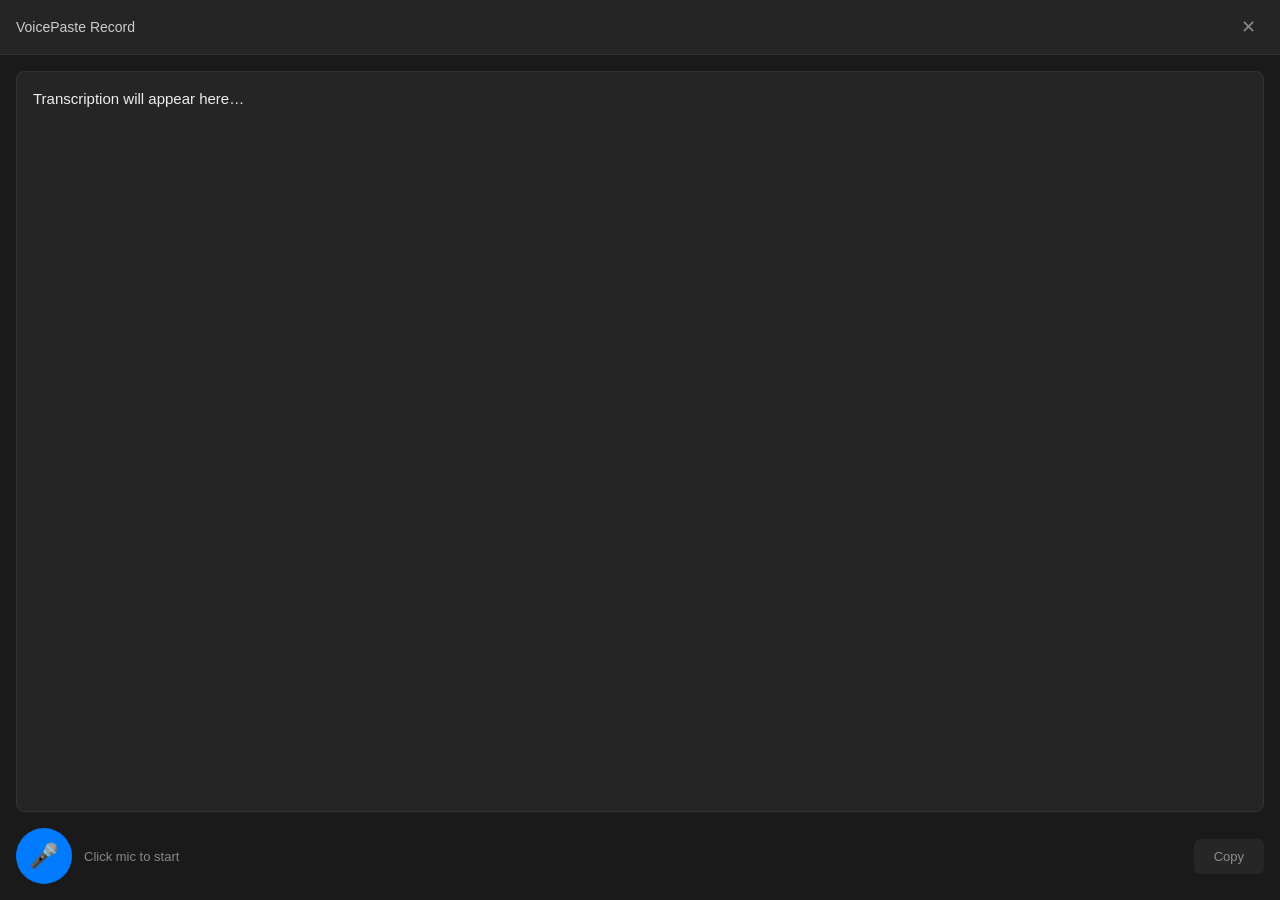
<file: VoicePasteTauri/src/record.html>
<!DOCTYPE html>
<html lang="en">
<head>
    <meta charset="UTF-8">
    <meta name="viewport" content="width=device-width, initial-scale=1.0">
    <title data-i18n="recordTitle">VoicePaste - Record</title>
    <style>
        * {
            margin: 0;
            padding: 0;
            box-sizing: border-box;
        }
        body {
            font-family: -apple-system, BlinkMacSystemFont, 'Segoe UI', Roboto, sans-serif;
            background: #1a1a1a;
            color: #fff;
            height: 100vh;
            display: flex;
            flex-direction: column;
            overflow: hidden;
        }
        .header {
            display: flex;
            align-items: center;
            justify-content: space-between;
            padding: 12px 16px;
            background: #252525;
            border-bottom: 1px solid #333;
        }
        .header h1 {
            font-size: 14px;
            font-weight: 500;
            color: #ccc;
        }
        .close-btn {
            background: none;
            border: none;
            color: #888;
            font-size: 18px;
            cursor: pointer;
            padding: 4px 8px;
            border-radius: 4px;
        }
        .close-btn:hover {
            background: #333;
            color: #fff;
        }
        .content {
            flex: 1;
            display: flex;
            flex-direction: column;
            padding: 16px;
            overflow: hidden;
        }
        .transcript-area {
            flex: 1;
            background: #252525;
            border: 1px solid #333;
            border-radius: 8px;
            padding: 16px;
            font-size: 15px;
            line-height: 1.5;
            color: #eee;
            overflow-y: auto;
            margin-bottom: 16px;
            white-space: pre-wrap;
            word-wrap: break-word;
        }
        .transcript-area:empty::before {
            content: "Transcription will appear here...";
            color: #666;
            font-style: italic;
        }
        .controls {
            display: flex;
            align-items: center;
            gap: 12px;
        }
        .mic-btn {
            width: 56px;
            height: 56px;
            border-radius: 50%;
            border: none;
            background: #007aff;
            color: #fff;
            font-size: 24px;
            cursor: pointer;
            display: flex;
            align-items: center;
            justify-content: center;
            transition: all 0.2s;
        }
        .mic-btn:hover {
            background: #0051d5;
            transform: scale(1.05);
        }
        .mic-btn.recording {
            background: #ff3b30;
            animation: pulse 1.5s infinite;
        }
        .mic-btn.recording:hover {
            background: #d32f2f;
        }
        @keyframes pulse {
            0%, 100% { box-shadow: 0 0 0 0 rgba(255, 59, 48, 0.4); }
            50% { box-shadow: 0 0 0 12px rgba(255, 59, 48, 0); }
        }
        .status {
            flex: 1;
            font-size: 13px;
            color: #888;
        }
        .status.recording {
            color: #ff3b30;
        }
        .status.processing {
            color: #ffcc00;
            animation: status-pulse 1.2s ease-in-out infinite;
        }
        .status.error {
            color: #ff8a80;
        }
        @keyframes status-pulse {
            0%, 100% { opacity: 0.45; }
            50% { opacity: 1; }
        }
        .copy-btn {
            padding: 10px 20px;
            border-radius: 6px;
            border: none;
            background: #333;
            color: #fff;
            font-size: 13px;
            cursor: pointer;
            transition: background 0.2s;
        }
        .copy-btn:hover {
            background: #444;
        }
        .copy-btn:disabled {
            opacity: 0.5;
            cursor: not-allowed;
        }
    </style>
</head>
<body>
    <div class="header">
        <h1 data-i18n="recordTitle">VoicePaste Record</h1>
        <button class="close-btn" data-i18n-title="close" onclick="closeWindow()">✕</button>
    </div>
    <div class="content">
        <div class="transcript-area" id="transcript" data-i18n="transcriptPlaceholder"></div>
        <div class="controls">
            <button class="mic-btn" id="mic-btn" onclick="toggleRecording()">🎤</button>
            <span class="status" id="status" data-i18n="clickMic">Click mic to start</span>
            <button class="copy-btn" id="copy-btn" data-i18n="copy" onclick="copyText()" disabled>Copy</button>
        </div>
    </div>

    <script src="locale.js"></script>
    <script>
        const { invoke } = window.__TAURI__.core;
        const { listen } = window.__TAURI__.event;
        let isRecording = false;
        let isProcessing = false;
        let transcript = "";

        const t = (key) => window.voicePasteI18n.t(key);
        async function initializeUiLanguage() {
            try {
                const language = await invoke("initialize_ui_language", {
                    locale: navigator.language || "",
                });
                window.voicePasteI18n.setLanguage(language);
            } catch (error) {
                window.voicePasteI18n.setLanguage(navigator.language || "en");
                console.error("UI language initialization failed:", error);
            }
        }

        initializeUiLanguage();
        listen("ui-language-changed", (event) => {
            window.voicePasteI18n.setLanguage(event.payload);
        });

        async function toggleRecording() {
            if (isProcessing) return;
            const micBtn = document.getElementById("mic-btn");
            const status = document.getElementById("status");
            const transcriptEl = document.getElementById("transcript");
            const copyBtn = document.getElementById("copy-btn");

            if (!isRecording) {
                // Start recording
                try {
                    const result = await invoke("start_record_mode");
                    if (result.success) {
                        isRecording = true;
                        micBtn.classList.add("recording");
                        micBtn.textContent = "⏹";
                        status.textContent = t("recording");
                        status.classList.add("recording");
                        status.classList.remove("error", "processing");
                        transcript = "";
                        transcriptEl.textContent = "";
                        copyBtn.disabled = true;
                    } else {
                        status.textContent = t("errorPrefix") + (result.error || t("couldNotStart"));
                        status.classList.add("error");
                    }
                } catch (e) {
                    status.textContent = t("errorPrefix") + e;
                    status.classList.add("error");
                }
            } else {
                // Stop recording
                isProcessing = true;
                micBtn.disabled = true;
                status.textContent = t("processing");
                status.classList.remove("recording", "error");
                status.classList.add("processing");
                let stopFailed = false;
                try {
                    const result = await invoke("stop_record_mode");
                    if (result.success) {
                        transcript = result.text || transcript;
                        transcriptEl.textContent = transcript;
                        copyBtn.disabled = !transcript;
                    } else {
                        stopFailed = true;
                        status.textContent = t("errorPrefix") + (result.error || t("couldNotStop"));
                        status.classList.add("error");
                    }
                } catch (e) {
                    stopFailed = true;
                    status.textContent = t("errorPrefix") + e;
                    status.classList.add("error");
                }
                isRecording = false;
                isProcessing = false;
                micBtn.disabled = false;
                micBtn.classList.remove("recording");
                micBtn.textContent = "🎤";
                status.classList.remove("processing", "recording");
                if (!stopFailed) {
                    status.textContent = t("clickMic");
                }
            }
        }

        async function copyText() {
            const text = document.getElementById("transcript").textContent;
            if (text) {
                try {
                    await invoke("copy_to_clipboard", { text });
                    document.getElementById("status").textContent = t("copied");
                    setTimeout(() => {
                        if (!isRecording) {
                            document.getElementById("status").textContent = t("clickMic");
                        }
                    }, 2000);
                } catch (e) {
                    console.error(e);
                }
            }
        }

        async function closeWindow() {
            try {
                if (isRecording) {
                    await invoke("stop_record_mode");
                }
                await invoke("hide_record_window");
            } catch (e) {
                console.error(e);
            }
        }

        // Listen for transcription updates
        listen("record-transcript", (event) => {
            const text = event.payload;
            transcript = text;
            document.getElementById("transcript").textContent = text;
            document.getElementById("copy-btn").disabled = !text;
        });
    </script>
</body>
</html>
</file>
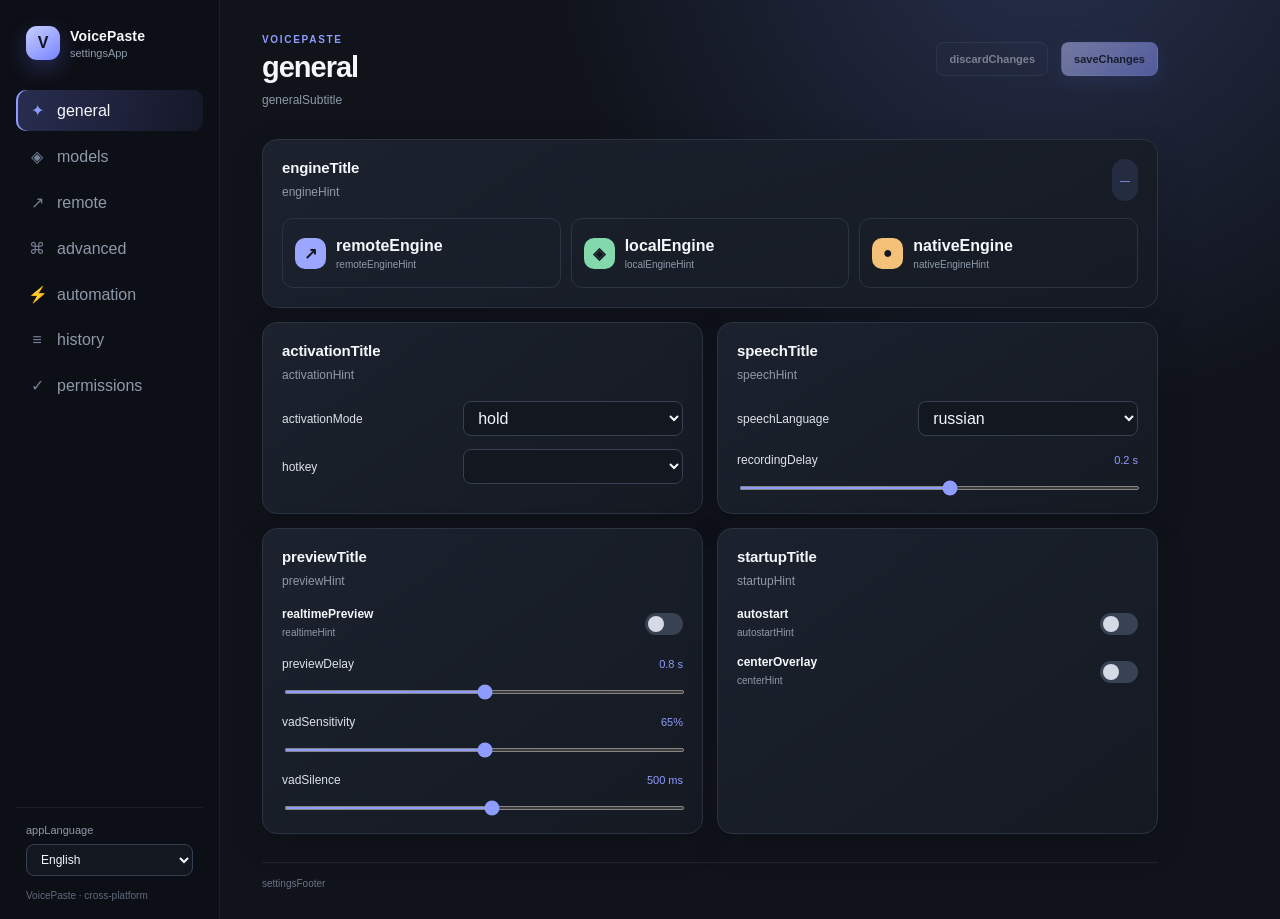
<file: VoicePasteTauri/src/settings.html>
<!doctype html>
<html lang="en">
<head>
    <meta charset="UTF-8">
    <meta name="viewport" content="width=device-width, initial-scale=1">
    <title>VoicePaste Settings</title>
    <link rel="stylesheet" href="settings.css">
</head>
<body>
    <div class="settings-shell">
        <aside class="sidebar">
            <div class="brand">
                <div class="brand-mark">V</div>
                <div><strong>VoicePaste</strong><span data-i18n="settingsApp">Settings</span></div>
            </div>
            <nav class="nav" aria-label="Settings sections">
                <button class="nav-item active" data-section="general"><span>✦</span><span data-i18n="general">General</span></button>
                <button class="nav-item" data-section="models"><span>◈</span><span data-i18n="models">Models</span></button>
                <button class="nav-item" data-section="remote"><span>↗</span><span data-i18n="remote">Remote</span></button>
                <button class="nav-item" data-section="advanced"><span>⌘</span><span data-i18n="advanced">Advanced</span></button>
                <button class="nav-item" data-section="automation"><span>⚡</span><span data-i18n="automation">Automation</span></button>
                <button class="nav-item" data-section="history"><span>≡</span><span data-i18n="history">History</span></button>
                <button class="nav-item" data-section="permissions"><span>✓</span><span data-i18n="permissions">Permissions</span></button>
            </nav>
            <div class="sidebar-bottom">
                <label class="small-label" for="ui-language" data-i18n="appLanguage">Application language</label>
                <select id="ui-language" class="select compact">
                    <option value="en">English</option>
                    <option value="ru">Русский</option>
                    <option value="zh">中文</option>
                </select>
                <div class="version">VoicePaste · cross-platform</div>
            </div>
        </aside>

        <main class="content">
            <header class="page-header">
                <div>
                    <div class="eyebrow">VOICEPASTE</div>
                    <h1 id="page-title" data-i18n="general">General</h1>
                    <p id="page-subtitle" data-i18n="generalSubtitle">Tune recording and recognition without leaving the app.</p>
                </div>
                <div class="header-actions">
                    <span id="save-status" class="save-status" aria-live="polite"></span>
                    <button id="discard-button" class="button ghost" data-i18n="discardChanges" disabled>Discard</button>
                    <button id="save-button" class="button primary" data-i18n="saveChanges" disabled>Save changes</button>
                </div>
            </header>

            <section class="section active" id="section-general">
                <div class="section-grid two-col">
                    <article class="card span-2">
                        <div class="card-heading"><div><h2 data-i18n="engineTitle">Recognition engine</h2><p data-i18n="engineHint">Choose one or more providers. They run in this order as fallbacks.</p></div><span class="chip" id="engine-summary">—</span></div>
                        <div class="engine-grid">
                            <label class="engine-card"><input type="checkbox" value="remote" class="engine-check" id="engine-remote"><span class="engine-icon remote">↗</span><span><strong data-i18n="remoteEngine">Remote</strong><small data-i18n="remoteEngineHint">OpenAI-compatible API</small></span></label>
                            <label class="engine-card"><input type="checkbox" value="local" class="engine-check" id="engine-local"><span class="engine-icon local">◈</span><span><strong data-i18n="localEngine">Local</strong><small data-i18n="localEngineHint">Whisper / Parakeet</small></span></label>
                            <label class="engine-card"><input type="checkbox" value="native" class="engine-check" id="engine-native"><span class="engine-icon native">●</span><span><strong data-i18n="nativeEngine">Native</strong><small data-i18n="nativeEngineHint">Built-in platform speech</small></span></label>
                        </div>
                    </article>

                    <article class="card">
                        <div class="card-heading"><div><h2 data-i18n="activationTitle">Activation</h2><p data-i18n="activationHint">How the hotkey controls a recording.</p></div></div>
                        <div class="field-row"><label for="activation" data-i18n="activationMode">Mode</label><select id="activation" class="select"><option value="hold" data-i18n="hold">Hold</option><option value="toggle" data-i18n="toggle">Toggle</option></select></div>
                        <div class="field-row"><label for="hotkey" data-i18n="hotkey">Hotkey template</label><select id="hotkey" class="select"></select></div>
                    </article>

                    <article class="card">
                        <div class="card-heading"><div><h2 data-i18n="speechTitle">Speech</h2><p data-i18n="speechHint">Language and timing for the recognizer.</p></div></div>
                        <div class="field-row"><label for="speech-language" data-i18n="speechLanguage">Transcription language</label><select id="speech-language" class="select"><option value="ru" data-i18n="russian">Russian</option><option value="en" data-i18n="english">English</option><option value="zh" data-i18n="chinese">Chinese</option><option value="auto" data-i18n="automatic">Automatic</option></select></div>
                        <div class="range-row"><div><label for="recording-delay" data-i18n="recordingDelay">Recording delay</label><output id="recording-delay-value">0.2 s</output></div><input id="recording-delay" type="range" min="0.1" max="2" step="0.1"></div>
                    </article>

                    <article class="card">
                        <div class="card-heading"><div><h2 data-i18n="previewTitle">Preview</h2><p data-i18n="previewHint">Keep feedback visible while speech is processed.</p></div></div>
                        <label class="switch-row"><span><strong data-i18n="realtimePreview">Realtime preview</strong><small data-i18n="realtimeHint">Transcribe each completed phrase once; paste only the final full pass</small></span><input id="realtime-preview" type="checkbox"><i class="switch"></i></label>
                        <div class="range-row"><div><label for="preview-delay" data-i18n="previewDelay">Hide preview after</label><output id="preview-delay-value">0.8 s</output></div><input id="preview-delay" type="range" min="0" max="5" step="0.1"></div>
                        <div class="range-row"><div><label for="vad-sensitivity" data-i18n="vadSensitivity">Speech sensitivity</label><output id="vad-sensitivity-value">65%</output></div><input id="vad-sensitivity" type="range" min="0" max="1" step="0.05"></div>
                        <div class="range-row"><div><label for="vad-silence" data-i18n="vadSilence">Phrase-ending pause</label><output id="vad-silence-value">500 ms</output></div><input id="vad-silence" type="range" min="250" max="1500" step="50"></div>
                    </article>

                    <article class="card">
                        <div class="card-heading"><div><h2 data-i18n="startupTitle">Startup</h2><p data-i18n="startupHint">Make the small workflow feel automatic.</p></div></div>
                        <label class="switch-row"><span><strong data-i18n="autostart">Start with the system</strong><small data-i18n="autostartHint">Launch VoicePaste when you sign in</small></span><input id="autostart" type="checkbox"><i class="switch"></i></label>
                        <label class="switch-row"><span><strong data-i18n="centerOverlay">Center recording window</strong><small data-i18n="centerHint">Otherwise show it near the pointer</small></span><input id="overlay-centered" type="checkbox"><i class="switch"></i></label>
                    </article>
                </div>
            </section>

            <section class="section" id="section-models">
                <div class="section-intro"><h2 data-i18n="modelsTitle">Models</h2><p data-i18n="modelsSubtitle">Local models stay on this device. Pick the provider that fits your hardware.</p></div>
                <div class="model-list">
                    <article class="model-card" data-model="whisper-base"><div class="model-symbol">W</div><div class="model-copy"><div class="model-title"><h3>Whisper base</h3><span class="badge" id="whisper-status">—</span></div><p data-i18n="whisperDescription">Reliable whisper.cpp model. Download once and use offline on macOS, Windows or Ubuntu.</p><small id="whisper-path" class="muted"></small></div><div class="model-actions"><button id="download-whisper" class="button primary" data-i18n="downloadModel">Download</button><button id="use-whisper" class="button ghost" data-i18n="useModel">Use model</button><button id="open-models-folder" class="button ghost" data-i18n="openFolder">Open folder</button></div></article>
                    <article class="model-card" data-model="parakeet-v3"><div class="model-symbol parakeet">P</div><div class="model-copy"><div class="model-title"><h3>Parakeet v3</h3><span class="badge" id="parakeet-status">—</span></div><p data-i18n="parakeetDescription">Download the cross-platform sherpa-onnx model package. A local runner command can use the downloaded {model_dir}.</p><small id="parakeet-runtime" class="muted" data-i18n="parakeetNote">Configure a sherpa-onnx or Parakeet runner in Advanced after downloading.</small></div><div class="model-actions"><button id="download-parakeet" class="button primary" data-i18n="downloadModel">Download</button><button id="select-parakeet" class="button ghost" data-i18n="useModel">Use model</button><button id="open-parakeet" class="button ghost" data-i18n="modelPage">Model page</button></div></article>
                    <article class="model-card" data-model="native"><div class="model-symbol native-symbol">●</div><div class="model-copy"><div class="model-title"><h3 data-i18n="nativeEngine">Native</h3><span class="badge" id="native-status">—</span></div><p data-i18n="nativeDescription">Use the platform speech framework. On macOS this is Apple Speech; other platforms may not provide it.</p></div><div class="model-actions"><button id="select-native" class="button ghost" data-i18n="useEngine">Use engine</button></div></article>
                </div>
            </section>

            <section class="section" id="section-remote">
                <div class="section-intro"><h2 data-i18n="remoteTitle">Remote provider</h2><p data-i18n="remoteSubtitle">OpenAI, OpenRouter or any OpenAI-compatible transcription endpoint.</p></div>
                <article class="card form-card">
                    <div class="field-row"><label for="remote-provider" data-i18n="provider">Provider template</label><select id="remote-provider" class="select"><option value="openai">OpenAI</option><option value="openrouter">OpenRouter</option><option value="custom" data-i18n="customEndpoint">Custom endpoint</option></select></div>
                    <div class="field-row stacked"><label for="endpoint" data-i18n="endpoint">API endpoint</label><input id="endpoint" class="input" type="url" placeholder="https://api.openai.com/v1"></div>
                    <div class="field-row stacked"><label for="remote-model" data-i18n="remoteModel">Remote model</label><div class="input-with-action"><select id="remote-model-select" class="select"><option value="__custom__" data-i18n="remoteModelCustom">Custom model id…</option></select><input id="remote-model" class="input" type="text" placeholder="whisper-1"><button id="refresh-remote-models" class="button ghost icon-button" title="Refresh remote models" aria-label="Refresh remote models">↻</button></div><small id="remote-model-state" class="muted" data-i18n="remoteModelsHint">Refresh to load model ids from the server; manual ids remain supported.</small></div>
                    <div class="field-row stacked"><label for="api-key" data-i18n="apiKey">API key</label><input id="api-key" class="input" type="password" autocomplete="new-password" placeholder="sk-…"><small id="api-key-state" class="muted"></small><label class="check-line"><input id="clear-api-key" type="checkbox"><span data-i18n="clearApiKey">Clear the saved key</span></label></div>
                    <div class="info-banner"><span>↗</span><div><strong data-i18n="proxyTitle">Proxy respected</strong><p data-i18n="proxyHint">VoicePaste uses the system and environment proxy settings. No proxy password is copied into this UI.</p><small id="proxy-vars"></small></div></div>
                </article>
            </section>

            <section class="section" id="section-advanced">
                <div class="section-intro"><h2 data-i18n="advancedTitle">Advanced</h2><p data-i18n="advancedSubtitle">Rare switches for custom deployments and diagnostics.</p></div>
                <article class="card form-card">
                    <label class="switch-row"><span><strong data-i18n="warmupTitle">Warm up remote server at speech start</strong><small data-i18n="warmupHint">Sends an empty audio request. Useful for a custom Whisper server that sleeps between requests.</small></span><input id="warmup" type="checkbox"><i class="switch"></i></label>
                    <div class="field-row stacked"><label for="local-command" data-i18n="localCommand">Parakeet command template</label><textarea id="local-command" class="input textarea" spellcheck="false" placeholder="sherpa-onnx-offline --model-dir {model_dir} --wave {input_path} --output {output_path}"></textarea><small class="muted" data-i18n="localCommandHint">The command must write plain text to {output_path}; stdout also works. The downloaded model directory is available as {model_dir}.</small></div>
                </article>
            </section>

            <section class="section" id="section-automation">
                <div class="section-intro"><h2 data-i18n="automationTitle">Post-transcription automation</h2><p data-i18n="automationSubtitle">Run one program or write to a file after a recognized command. Use curl for webhooks; no shell is involved.</p></div>
                <article class="card form-card">
                    <label class="switch-row"><span><strong data-i18n="automationEnabled">Run an automation</strong><small data-i18n="automationEnabledHint">A matching command is sent instead of pasted into the current app.</small></span><input id="automation-enabled" type="checkbox"><i class="switch"></i></label>
                    <div class="field-row"><label for="automation-trigger" data-i18n="automationTrigger">Trigger</label><select id="automation-trigger" class="select"><option value="keyword" data-i18n="triggerKeyword">Keyword</option><option value="fn_control" data-i18n="triggerFnControl">Fn + Control (macOS)</option></select></div>
                    <div id="keyword-fields">
                        <div class="field-row"><label for="automation-keyword" data-i18n="automationKeyword">Keyword</label><input id="automation-keyword" class="input" type="text" placeholder="дело"></div>
                        <div class="field-row"><label for="automation-position" data-i18n="automationPosition">Find keyword</label><select id="automation-position" class="select"><option value="start" data-i18n="positionStart">Only at the beginning</option><option value="anywhere" data-i18n="positionAnywhere">Anywhere</option><option value="end" data-i18n="positionEnd">Only at the end</option></select></div>
                        <p class="muted" data-i18n="keywordPayloadHint">For beginning and anywhere, only the text after the keyword is sent. For end, the text before it is sent.</p>
                    </div>
                    <div class="field-row"><label for="automation-kind" data-i18n="automationKind">Action</label><select id="automation-kind" class="select"><option value="command" data-i18n="actionCommand">Run program / script</option><option value="file" data-i18n="actionFile">Write to file</option></select></div>
                    <div id="command-fields">
                        <div class="field-row stacked"><label for="automation-command" data-i18n="automationCommand">Executable</label><input id="automation-command" class="input" type="text" spellcheck="false" placeholder="curl"><small class="muted" data-i18n="automationCommandHint">This is an executable path or PATH command, not a shell command.</small></div>
                        <div class="field-row stacked"><label for="automation-arguments" data-i18n="automationArguments">Arguments, one per line</label><textarea id="automation-arguments" class="input textarea" spellcheck="false" placeholder="--data-binary&#10;@-&#10;https://example.com/hook"></textarea><small class="muted" data-i18n="automationArgumentsHint">Text is always passed to stdin. Placeholders: {text}, {text_json}, {text_url}, {secret}. The secret is also provided as VOICEPASTE_ACTION_SECRET.</small></div>
                    </div>
                    <div id="file-fields">
                        <div class="field-row stacked"><label for="automation-file-path" data-i18n="automationFilePath">File path</label><input id="automation-file-path" class="input" type="text" spellcheck="false" placeholder="/Users/me/Inbox.txt"></div>
                        <div class="field-row"><label for="automation-file-mode" data-i18n="automationFileMode">Write mode</label><select id="automation-file-mode" class="select"><option value="append" data-i18n="fileAppend">Append a line</option><option value="overwrite" data-i18n="fileOverwrite">Replace file</option></select></div>
                    </div>
                    <div id="automation-secret-fields" class="field-row stacked"><label for="automation-secret" data-i18n="automationSecret">Optional secret</label><input id="automation-secret" class="input" type="password" autocomplete="new-password" placeholder="token / API key"><small id="automation-secret-state" class="muted"></small><label class="check-line"><input id="clear-automation-secret" type="checkbox"><span data-i18n="clearAutomationSecret">Clear saved secret</span></label></div>
                    <div class="info-banner"><span>⌁</span><div><strong data-i18n="curlExampleTitle">Webhook example</strong><p data-i18n="curlExample">Set executable to curl and arguments to: -X, POST, -H, Content-Type: application/json, -d, {&quot;text&quot;:{text_json}}, then the URL. The transcription goes to curl stdin too.</p></div></div>
                </article>
            </section>

            <section class="section" id="section-history">
                <div class="section-intro"><h2 data-i18n="historyTitle">Transcription history</h2><p data-i18n="historySubtitle">Completed dictations stay searchable on this device.</p></div>
                <article class="card form-card">
                    <div class="field-row"><label for="history-retention" data-i18n="historyRetention">Keep history</label><select id="history-retention" class="select"><option value="7" data-i18n="retention7">7 days</option><option value="30" data-i18n="retention30">30 days</option><option value="90" data-i18n="retention90">90 days</option><option value="0" data-i18n="retentionForever">Forever</option></select></div>
                    <p class="muted" data-i18n="historyRetentionHint">Old entries are removed automatically. Audio is not stored in history.</p>
                    <div class="history-actions"><button id="clear-history" class="button ghost danger" data-i18n="clearHistory">Clear history</button><span id="history-count" class="muted"></span></div>
                </article>
                <div id="history-list" class="history-list"></div>
            </section>

            <section class="section" id="section-permissions">
                <div class="section-intro"><h2 data-i18n="permissionsTitle">Permissions</h2><p data-i18n="permissionsSubtitle">VoicePaste needs microphone access to record and accessibility access to paste into other apps.</p></div>
                <div class="permission-grid"><article class="permission-card"><span class="permission-icon">⌁</span><div><h3 data-i18n="microphone">Microphone</h3><p id="mic-permission">—</p></div></article><article class="permission-card"><span class="permission-icon">⌨</span><div><h3 data-i18n="inputMonitoring">Input Monitoring</h3><p id="input-monitoring-permission">—</p></div></article><article class="permission-card"><span class="permission-icon">⌘</span><div><h3 data-i18n="accessibility">Accessibility</h3><p id="accessibility-permission">—</p></div></article><article class="permission-card"><span class="permission-icon">◌</span><div><h3 data-i18n="speechRecognition">Speech recognition (Native)</h3><p id="speech-permission">—</p></div></article></div>
                <p class="muted" data-i18n="permissionPurpose">Input Monitoring reads Fn; Accessibility pastes the transcription into the active app.</p>
                <div class="permission-actions"><button id="request-permissions" class="button primary" data-i18n="requestPermissions">Allow required access</button><button id="refresh-permissions" class="button ghost" data-i18n="refreshPermissions">Refresh status</button><button id="open-permissions" class="button ghost" data-i18n="openSystemSettings">Open system settings</button></div>
            </section>

            <footer class="footer"><span data-i18n="settingsFooter">Changes are saved to your local VoicePaste configuration.</span><span id="config-path" class="muted"></span></footer>
        </main>
    </div>
    <script src="locale.js"></script>
    <script src="settings.js"></script>
</body>
</html>
</file>
<file: VoicePasteTauri/src/settings.css>
:root {
    color-scheme: dark;
    --bg: #10131a;
    --panel: #171c25;
    --panel-2: #1d2430;
    --line: #2b3443;
    --text: #f5f7fb;
    --muted: #8e9aaa;
    --accent: #8f9cff;
    --accent-2: #6f7bff;
    --green: #73d6a4;
    --orange: #f1b875;
    --danger: #ff8f9b;
    font-family: -apple-system, BlinkMacSystemFont, "SF Pro Display", "Segoe UI", sans-serif;
}

* { box-sizing: border-box; }
body { margin: 0; min-width: 860px; min-height: 100vh; background: radial-gradient(circle at 82% -10%, #27304d 0, transparent 35%), var(--bg); color: var(--text); }
button, input, select, textarea { font: inherit; }
button { color: inherit; }

.settings-shell { min-height: 100vh; display: grid; grid-template-columns: 220px minmax(0, 1fr); }
.sidebar { padding: 26px 16px 18px; display: flex; flex-direction: column; border-right: 1px solid rgba(255,255,255,.07); background: rgba(12,15,21,.78); }
.brand { display: flex; align-items: center; gap: 10px; padding: 0 10px 30px; }
.brand-mark { width: 34px; height: 34px; display: grid; place-items: center; border-radius: 11px; font-weight: 800; color: #11131e; background: linear-gradient(145deg, #c8cfff, #7784ff); box-shadow: 0 8px 22px rgba(111,123,255,.28); }
.brand strong, .brand span { display: block; }
.brand strong { font-size: 14px; letter-spacing: .01em; }
.brand span { margin-top: 3px; color: var(--muted); font-size: 11px; }
.nav { display: grid; gap: 5px; }
.nav-item { display: flex; align-items: center; gap: 11px; border: 0; border-radius: 10px; padding: 11px 12px; background: transparent; color: var(--muted); text-align: left; cursor: pointer; transition: .18s ease; }
.nav-item > span:first-child { width: 18px; color: #758197; text-align: center; }
.nav-item:hover { color: var(--text); background: rgba(255,255,255,.05); }
.nav-item.active { color: var(--text); background: linear-gradient(100deg, rgba(122,135,255,.25), rgba(122,135,255,.08)); box-shadow: inset 2px 0 var(--accent); }
.nav-item.active > span:first-child { color: var(--accent); }
.sidebar-bottom { margin-top: auto; padding: 16px 10px 0; border-top: 1px solid rgba(255,255,255,.07); }
.small-label { display: block; margin-bottom: 8px; color: var(--muted); font-size: 11px; }
.version { margin-top: 14px; color: #5f6a7b; font-size: 10px; }

.content { width: min(100%, 980px); padding: 34px 42px 30px; }
.page-header { display: flex; justify-content: space-between; align-items: flex-start; gap: 20px; margin-bottom: 30px; }
.eyebrow { color: var(--accent); font-size: 10px; font-weight: 700; letter-spacing: .17em; }
h1, h2, h3, p { margin: 0; }
h1 { margin-top: 6px; font-size: 29px; letter-spacing: -.035em; }
h2 { font-size: 15px; letter-spacing: -.01em; }
h3 { font-size: 14px; }
.page-header p, .section-intro p, .card-heading p { margin-top: 7px; color: var(--muted); font-size: 12px; line-height: 1.5; }
.header-actions { display: flex; align-items: center; gap: 13px; padding-top: 8px; }
.save-status { min-width: 80px; color: var(--green); font-size: 11px; text-align: right; }

.section { display: none; animation: section-in .18s ease-out; }
.section.active { display: block; }
@keyframes section-in { from { opacity: 0; transform: translateY(4px); } to { opacity: 1; transform: none; } }
.section-grid { display: grid; gap: 14px; }
.two-col { grid-template-columns: repeat(2, minmax(0, 1fr)); }
.span-2 { grid-column: 1 / -1; }
.card, .model-card, .permission-card { border: 1px solid var(--line); border-radius: 15px; background: linear-gradient(145deg, rgba(29,36,48,.9), rgba(21,26,35,.9)); box-shadow: 0 12px 36px rgba(0,0,0,.12); }
.card { padding: 19px; }
.card-heading { display: flex; justify-content: space-between; gap: 16px; margin-bottom: 17px; }
.chip, .badge { display: inline-flex; align-items: center; min-height: 22px; padding: 3px 8px; border-radius: 99px; color: var(--accent); background: rgba(143,156,255,.12); font-size: 10px; white-space: nowrap; }
.badge.good { color: var(--green); background: rgba(115,214,164,.12); }
.engine-grid { display: grid; grid-template-columns: repeat(3, 1fr); gap: 10px; }
.engine-card { position: relative; display: flex; align-items: center; gap: 10px; min-height: 70px; padding: 12px; border: 1px solid var(--line); border-radius: 11px; cursor: pointer; transition: .18s ease; }
.engine-card:hover { border-color: #58657a; background: rgba(255,255,255,.035); }
.engine-card:has(input:checked) { border-color: rgba(143,156,255,.7); background: rgba(112,125,255,.11); }
.engine-card input { position: absolute; opacity: 0; pointer-events: none; }
.engine-card strong, .engine-card small { display: block; }
.engine-card small, .model-copy small { margin-top: 4px; color: var(--muted); font-size: 10px; }
.engine-icon, .model-symbol { width: 31px; height: 31px; display: grid; place-items: center; flex: 0 0 auto; border-radius: 10px; color: #121522; font-weight: 800; background: #9ba6ff; }
.engine-icon.local, .model-symbol { background: #83d8ac; }
.engine-icon.native, .native-symbol { background: #f4c179; }
.field-row { display: grid; grid-template-columns: 1fr 1.3fr; align-items: center; gap: 12px; margin-top: 13px; }
.field-row:first-of-type { margin-top: 0; }
.field-row label, .range-row label { color: #dce1ea; font-size: 12px; }
.field-row.stacked { grid-template-columns: 1fr; gap: 7px; }
.select, .input { width: 100%; min-height: 35px; border: 1px solid #354052; border-radius: 8px; padding: 7px 10px; outline: none; color: var(--text); background: #121720; }
.select:focus, .input:focus, .textarea:focus { border-color: var(--accent); box-shadow: 0 0 0 3px rgba(143,156,255,.12); }
.select.compact { min-height: 32px; font-size: 12px; }
.input-with-action { display: flex; gap: 8px; }
.input-with-action .input { flex: 1; }
.input-with-action .select { flex: 0 1 220px; }
.range-row { margin-top: 17px; }
.range-row > div { display: flex; justify-content: space-between; align-items: baseline; margin-bottom: 9px; }
output { color: var(--accent); font-size: 11px; }
input[type="range"] { width: 100%; height: 4px; accent-color: var(--accent); cursor: pointer; }
.switch-row { display: flex; align-items: center; justify-content: space-between; gap: 18px; margin-top: 15px; cursor: pointer; }
.switch-row:first-of-type { margin-top: 0; }
.switch-row strong, .switch-row small { display: block; }
.switch-row strong { font-size: 12px; font-weight: 600; }
.switch-row small { margin-top: 5px; color: var(--muted); font-size: 10px; line-height: 1.4; }
.switch-row > input { position: absolute; opacity: 0; pointer-events: none; }
.switch { position: relative; width: 38px; height: 22px; flex: 0 0 auto; border-radius: 99px; background: #384253; transition: .18s ease; }
.switch::after { content: ""; position: absolute; top: 3px; left: 3px; width: 16px; height: 16px; border-radius: 50%; background: #d5dbe5; transition: .18s ease; }
.switch-row > input:checked + .switch { background: var(--accent-2); }
.switch-row > input:checked + .switch::after { transform: translateX(16px); background: white; }

.section-intro { margin-bottom: 18px; }
.section-intro h2 { font-size: 21px; }
.section-intro p { max-width: 650px; font-size: 12px; }
.model-list { display: grid; gap: 12px; }
.model-card { display: flex; align-items: center; gap: 14px; padding: 16px; }
.model-symbol { width: 39px; height: 39px; border-radius: 12px; }
.model-symbol.parakeet { background: #c39cff; }
.model-copy { min-width: 0; flex: 1; }
.model-title { display: flex; align-items: center; gap: 8px; }
.model-copy p { margin-top: 7px; color: #b2bdcc; font-size: 11px; line-height: 1.45; }
.muted { color: var(--muted); font-size: 10px; line-height: 1.4; }
.history-actions { display: flex; align-items: center; gap: 12px; margin-top: 18px; }
.history-list { display: grid; gap: 10px; margin-top: 16px; }
.history-item { padding: 15px 16px; border: 1px solid var(--line); border-radius: 14px; background: linear-gradient(145deg, rgba(29,36,48,.9), rgba(21,26,35,.9)); box-shadow: 0 12px 36px rgba(0,0,0,.12); }
.history-item header { display: flex; justify-content: space-between; gap: 16px; margin-bottom: 8px; color: var(--muted); font-size: 10px; }
.history-item p { margin: 0; white-space: pre-wrap; line-height: 1.5; color: var(--text); font-size: 12px; }
.button.danger { color: #ff9d9d; border-color: rgba(255,105,105,.35); }
.model-actions { display: flex; flex-wrap: wrap; justify-content: flex-end; gap: 7px; }
.button { min-height: 34px; border: 1px solid transparent; border-radius: 8px; padding: 7px 12px; font-size: 11px; font-weight: 650; cursor: pointer; transition: .18s ease; }
.button:hover { transform: translateY(-1px); }
.button.primary { color: #111421; background: linear-gradient(135deg, #c1c8ff, #8793ff); box-shadow: 0 5px 18px rgba(111,123,255,.22); }
.button.primary:hover { background: #d0d5ff; }
.button.ghost { border-color: #3a4658; color: #d4dae4; background: rgba(255,255,255,.025); }
.button.ghost:hover { border-color: #64718a; background: rgba(255,255,255,.06); }
.button.icon-button { min-width: 34px; padding: 6px; font-size: 17px; line-height: 1; border-radius: 50%; }
.button:disabled { opacity: .5; cursor: wait; transform: none; }
.form-card { max-width: 720px; }
.info-banner { display: flex; gap: 11px; margin-top: 21px; padding: 12px; border: 1px solid rgba(143,156,255,.22); border-radius: 10px; background: rgba(143,156,255,.08); }
.info-banner > span { color: var(--accent); font-size: 16px; }
.info-banner strong { font-size: 11px; }
.info-banner p { margin-top: 4px; color: #aeb9ca; font-size: 10px; line-height: 1.45; }
.info-banner small { display: block; margin-top: 5px; color: var(--accent); font-size: 10px; }
.textarea { min-height: 78px; resize: vertical; font-family: ui-monospace, SFMono-Regular, Menlo, monospace; font-size: 11px; }
.check-line { display: flex !important; align-items: center; gap: 7px; color: var(--muted) !important; font-size: 10px !important; }
.check-line input { accent-color: var(--accent); }
.permission-grid { display: grid; grid-template-columns: repeat(2, minmax(0, 1fr)); gap: 12px; }
.permission-card { display: flex; align-items: center; gap: 13px; padding: 17px; }
.permission-icon { width: 34px; height: 34px; display: grid; place-items: center; border-radius: 10px; color: #111421; background: #9ba6ff; font-weight: 800; }
.permission-card h3 { font-size: 13px; }
.permission-card p { margin-top: 5px; color: var(--muted); font-size: 11px; }
.permission-actions { display: flex; gap: 8px; margin-top: 14px; }
.footer { display: flex; justify-content: space-between; gap: 18px; margin-top: 28px; padding-top: 15px; border-top: 1px solid rgba(255,255,255,.07); color: #687486; font-size: 10px; }

@media (max-width: 930px) {
    .settings-shell { grid-template-columns: 190px minmax(0, 1fr); }
    .content { padding-left: 28px; padding-right: 28px; }
    .engine-grid { grid-template-columns: 1fr; }
}
</file>
